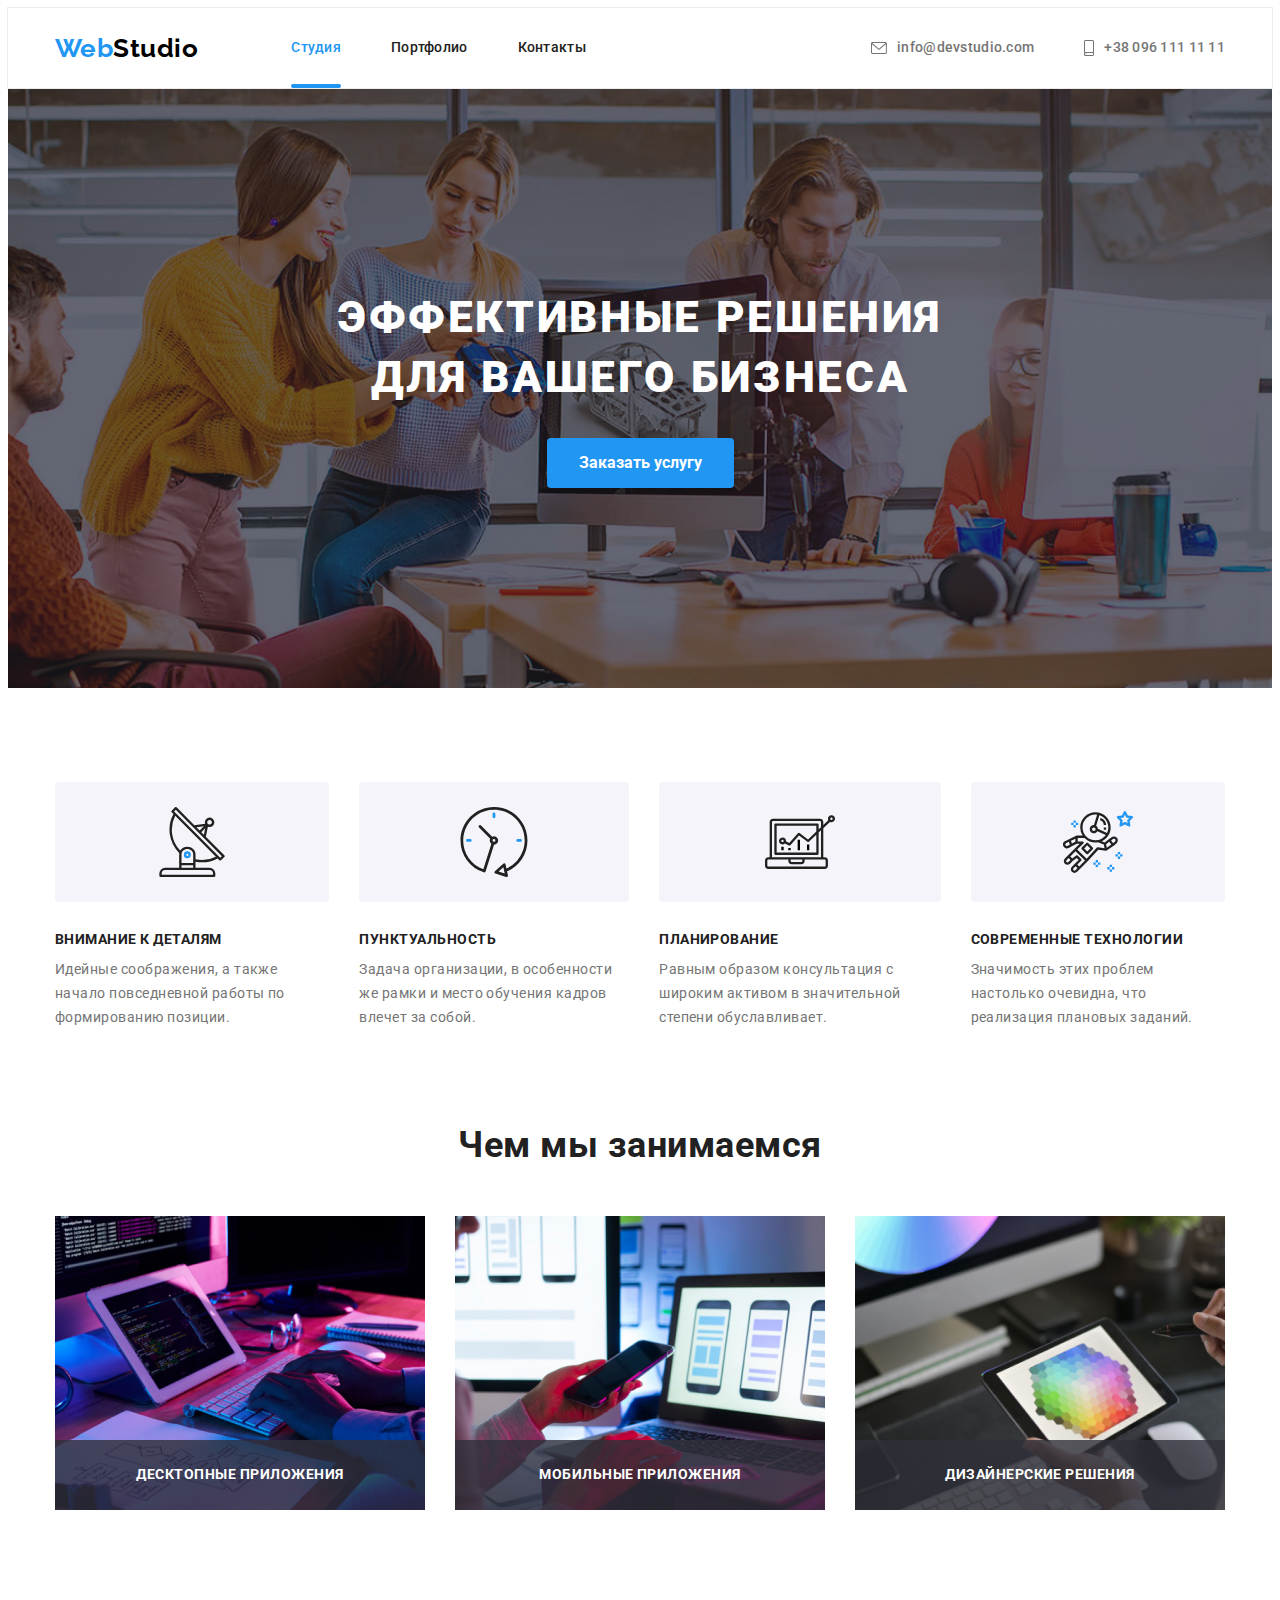
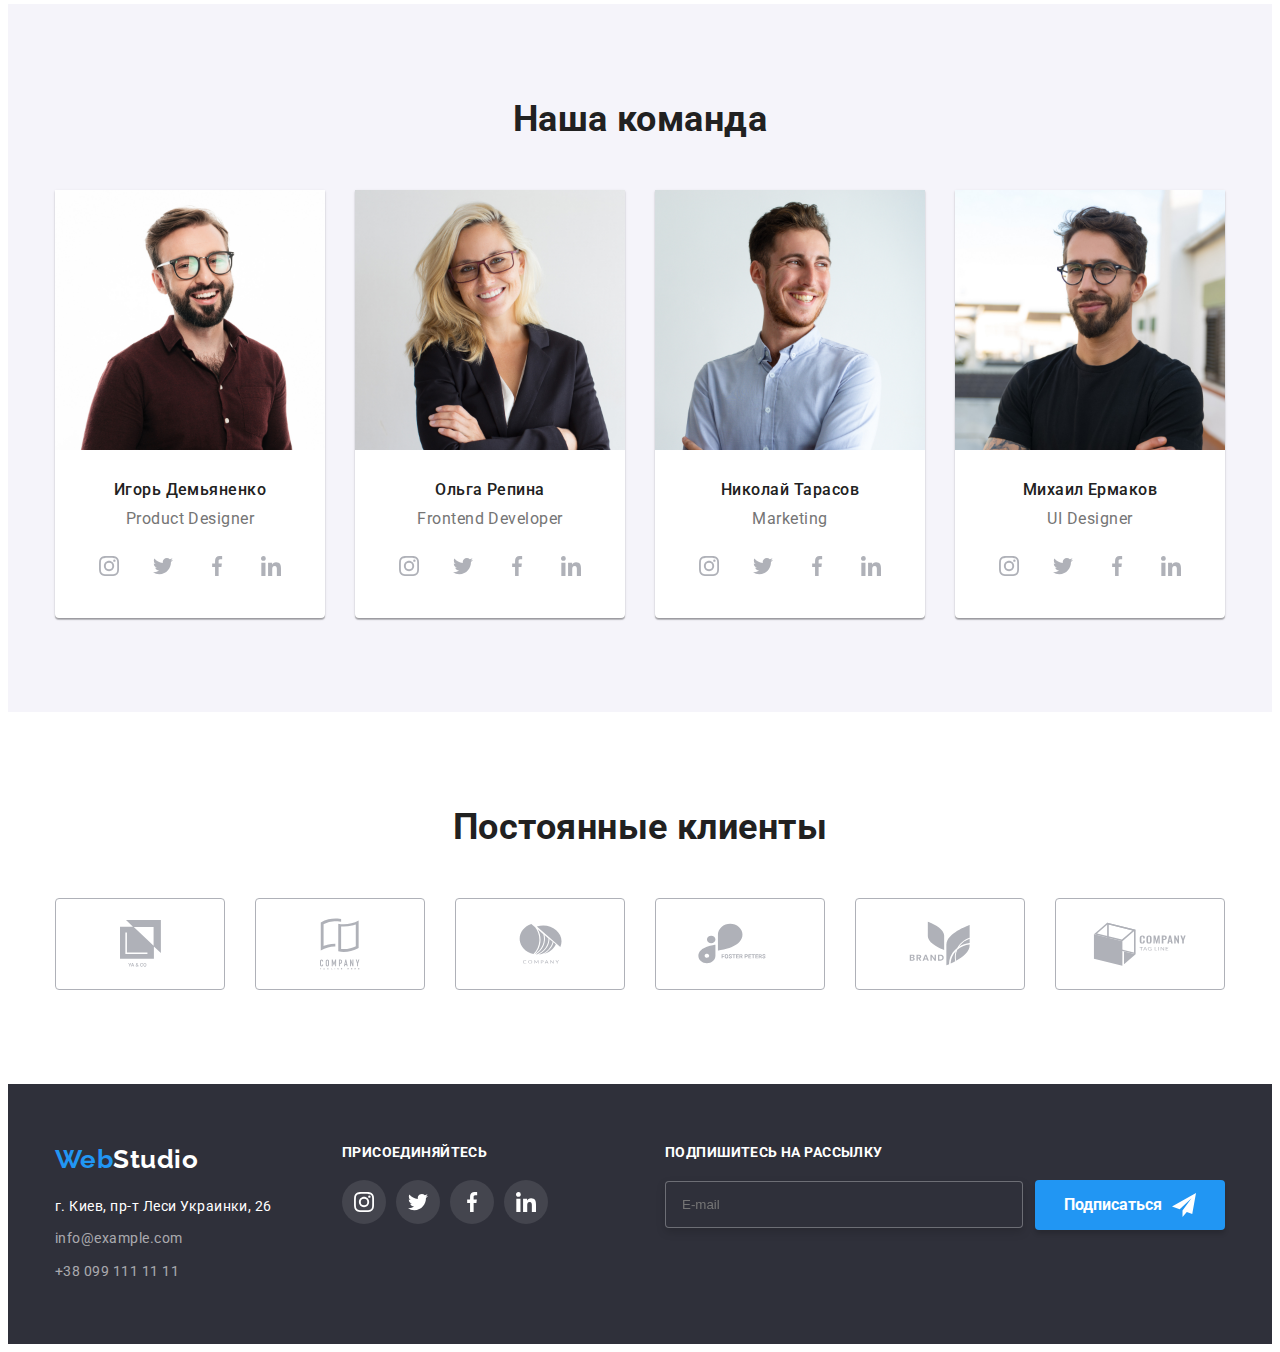
<file: index.html>
<!DOCTYPE html>
<html lang="ru">
<head>
    <meta charset="UTF-8">
    <meta http-equiv="X-UA-Compatible" content="IE=edge">
    <meta name="viewport" content="width=device-width, initial-scale=1.0">
    <title>Document</title>
    <link rel="preconnect" href="https://fonts.googleapis.com">
    <link rel="preconnect" href="https://fonts.gstatic.com" crossorigin>
    <link href="https://fonts.googleapis.com/css2?family=Raleway:wght@700&family=Roboto:wght@400;500;700;900&display=swap"
        rel="stylesheet">
    <link rel="stylesheet" href="https://cdnjs.cloudflare.com/ajax/libs/modern-normalize/1.1.0/modern-normalize.min.css"
        integrity="sha512-wpPYUAdjBVSE4KJnH1VR1HeZfpl1ub8YT/NKx4PuQ5NmX2tKuGu6U/JRp5y+Y8XG2tV+wKQpNHVUX03MfMFn9Q=="
        crossorigin="anonymous" referrerpolicy="no-referrer" />
    <link rel="stylesheet" href="./css/main.min.css">
</head>

<body>
    <header class="header">
        <div class="container main-nav">
            <nav class="nav">
                <a href="./index.html" class="logo">Web<span class="logo--dark">Studio</span></a>
                <ul class="site-nav">
                    <li class="site-nav__item"><a href="" class="site-nav__link site-nav__link--current">Студия</a></li>
                    <li class="site-nav__item"><a href="./portfolio.html" class="site-nav__link">Портфолио</a></li>
                    <li class="site-nav__item"><a href="" class="site-nav__link">Контакты</a></li>
                </ul>
            </nav>
            
            <ul class="contact-nav">
                <li class="contact-nav__item"><a href="mailto:info@devstudio.com" class="contact-nav__link">
                    <svg class="icon contact-nav__icon" width="16" height="12">
                        <use href="./images/icons.svg#icon-envelope"></use>
                    </svg>
                    info@devstudio.com
                    </a></li>
                <li class="contact-nav__item"><a href="tel:+380961111111" class="contact-nav__link">
                    <svg class="icon contact-nav__icon" width="10" height="16">
                        <use href="./images/icons.svg#icon-smartphone"></use>
                    </svg>
                    +38 096 111 11 11
                    </a></li>
            </ul>
        </div>
    </header>

    <main>
        <!-- Шапка сайта -->
            <section class="hero">
                <div class="container">
                    <h1 class="hero__title">Эффективные решения для вашего бизнеса</h1>
                    <button class="btn hero__btn" type="button" data-modal-open>Заказать услугу</button>
                    <div class="backdrop is-hidden" data-modal>
                        <div class="modal">
                            <button class="modal__close-button" data-modal-close>
                                <svg class="icon" width="18" height="18">
                                    <use href="./images/icons.svg#icon-close"></use>
                                </svg>
                            </button>
                            
                            <form class="callback-form" name="callback-form">
                                <p class="callback-form__heading">
                                    <strong>Оставьте свои данные, мы вам перезвоним</strong>
                                </p>
                                <div class="callback-form__field">
                                    <label class="callback-form__label" for="name">Имя</label>
                                    <input class="callback-form__input" type="text" name="user-name" id="name">
                                    <span class="callback-form__icon">
                                        <svg class="icon" width="18" height="18">
                                            <use href="./images/icons.svg#icon-person"></use>
                                        </svg>
                                    </span>
                                </div>

                                <div class="callback-form__field">
                                    <label class="callback-form__label" for="tel">Телефон</label>
                                    <input class="callback-form__input" type="tel" name="tel" id="tel">
                                    <span class="callback-form__icon">
                                        <svg class="form-icon" width="18" height="18">
                                            <use href="./images/icons.svg#icon-phone"></use>
                                        </svg>
                                    </span>
                                </div>

                                <div class="callback-form__field">
                                    <label class="callback-form__label" for="email">Почта</label>
                                    <input class="callback-form__input" type="email" name="email" id="email">
                                    <span class="callback-form__icon">
                                        <svg class="form-icon" width="18" height="18">
                                            <use href="./images/icons.svg#icon-email"></use>
                                        </svg>
                                    </span>
                                    
                                </div>
                                    
                                <div class="callback-form__field--comment"> 
                                    <label class="callback-form__label" for="Comment">Комментарий</label>
                                    <textarea class="callback-form__comment" name="Comment" id="Comment" cols="30" rows="10" placeholder="Введите текст"></textarea>
                                </div>

                                <label class="form-checkbox">
                                    <input class="form-checkbox__input visually-hidden" type="checkbox" name="user-agreement">
                                    <span class="form-checkbox__custom">
                                        <svg class="form-checkbox__icon" width="16" height="15">
                                            <use class="icon--cube" href="./images/icons.svg#icon-cube"></use>
                                            <use class="icon--checks" href="./images/icons.svg#icon-checks"></use>
                                        </svg>
                                    </span>
                                    <span class="form-checkbox__agreement">Соглашаюсь с рассылкой и принимаю <a class="form-checkbox__agreement-link" href="">Условия договора</a> </span>
                                </label>

                                <button class="btn callback-form__btn" type="submit">Отправить</button>
                            </form>
                        </div>
                    </div>
                </div>
            </section>
        
        
        <!--Особенности-->
        <section class="section advantage">
            <div class="container">
                <ul class="features">
                    <li class="features__item">
                        <div class="features__icon">
                            <svg width="70" height="70" >
                                <use href="./images/icons.svg#icon-antenna"></use>
                            </svg>
                        </div>
                        <h3 class="features__title">Внимание к деталям</h3>
                        <p class="features__text">Идейные соображения, а также начало повседневной работы по формированию позиции.
                        </p>
                    </li>
                    <li class="features__item">
                        <div class="features__icon">
                            <svg width="70" height="70">
                                <use href="./images/icons.svg#icon-clock"></use>
                            </svg>
                        </div>
                        <h3 class="features__title">Пунктуальность</h3>
                        <p class="features__text">Задача организации, в особенности же рамки и место обучения кадров влечет за собой.
                        </p>
                    </li>
                    <li class="features__item">
                        <div class="features__icon">
                            <svg width="70" height="70">
                                <use href="./images/icons.svg#icon-diagram"></use>
                            </svg>
                        </div>
                        <h3 class="features__title">Планирование</h3>
                        <p class="features__text">Равным образом консультация с широким активом в значительной степени обуславливает.
                        </p>
                    </li>
                    <li class="features__item">
                        <div class="features__icon">
                            <svg width="70" height="70">
                                <use href="./images/icons.svg#icon-astronaut"></use>
                            </svg>
                        </div>
                        <h3 class="features__title">Современные технологии</h3>
                        <p class="features__text">Значимость этих проблем настолько очевидна, что реализация плановых заданий.</p>
                    </li>
                </ul>
            </div>
            </section>
        

        <!--Чем мы занимаемся-->
            <section class="section">
                <div class="container">
                    <h2 class="section__title">Чем мы занимаемся</h2>
                    <ul class="section__list about">
                        <li class="section__item about__item">
                            <img src="./images/box1.jpg" alt="Компьютер" width="370">
                            <p class="about__description">Десктопные приложения</p>
                        </li>
                        <li class="section__item about__item">
                            <img src="./images/box2.jpg" alt="Компьютер" width="370">
                            <p class="about__description">Мобильные приложения</p>
                        </li>
                        <li class="section__item about__item">
                            <img src="./images/box3.jpg" alt="Компьютер" width="370">
                            <p class="about__description">Дизайнерские решения</p>
                        </li>
                    </ul>
                </div>
            </section>
        

        <!--Наша команда-->
            <section class="section team">
                <div class="container">
                    <h2 class="section__title">Наша команда</h2>
                    <ul class="section__list">
                        <li class="section__item team__item">
                            <img class="team__foto" src="./images/demyanenko.jpg" alt="Игорь Демьяненко" width="270">
                            <div class="team__desc">
                                <h3 class="team__name">Игорь Демьяненко</h3>
                                <p class="team__job">Product Designer</p>
                                <ul class="social-networks">
                                    <li class="social-networks__item">
                                        <a class="social-networks__link link-team" href="http://" aria-label="instagram">
                                            <svg class="icon" width="20" height="20">
                                                <use href="./images/icons.svg#icon-instagram"></use>
                                            </svg>
                                        </a>
                                    </li>
                                    <li class="social-networks__item">
                                        <a class="social-networks__link link-team" href="http://" aria-label="twitter">
                                            <svg class="icon" width="20" height="20">
                                                <use href="./images/icons.svg#icon-twitter"></use>
                                            </svg>
                                        </a>
                                    </li>
                                    <li class="social-networks__item">
                                        <a class="social-networks__link link-team" href="http://" aria-label="facebook">
                                            <svg class="icon" width="20" height="20">
                                                <use href="./images/icons.svg#icon-facebook"></use>
                                            </svg>
                                        </a>
                                    </li>
                                    <li class="social-networks__item">
                                        <a class="social-networks__link link-team" href="http://" aria-label="linkedin">
                                            <svg class="icon" width="20" height="20">
                                                <use href="./images/icons.svg#icon-linkedin"></use>
                                            </svg>
                                        </a>
                                    </li>
                                </ul>
                            </div>
                        </li>
                        <li class="section__item team__item">
                            <img class="team__foto" src="./images/repina.jpg" alt="Ольга Репина" width="270">
                            <div class="team__desc">
                                <h3 class="team__name">Ольга Репина</h3>
                                <p class="team__job">Frontend Developer</p>
                                <ul class="social-networks">
                                    <li class="social-networks__item">
                                        <a class="social-networks__link link-team" href="http://" aria-label="instagram">
                                            <svg class="icon" width="20" height="20">
                                                <use href="./images/icons.svg#icon-instagram"></use>
                                            </svg>
                                        </a>
                                    </li>
                                    <li class="social-networks__item">
                                        <a class="social-networks__link link-team" href="http://" aria-label="twitter">
                                            <svg class="icon" width="20" height="20">
                                                <use href="./images/icons.svg#icon-twitter"></use>
                                            </svg>
                                        </a>
                                    </li>
                                    <li class="social-networks__item">
                                        <a class="social-networks__link link-team" href="http://" aria-label="facebook">
                                            <svg class="icon" width="20" height="20">
                                                <use href="./images/icons.svg#icon-facebook"></use>
                                            </svg>
                                        </a>
                                    </li>
                                    <li class="social-networks__item">
                                        <a class="social-networks__link link-team" href="http://" aria-label="linkedin">
                                            <svg class="icon" width="20" height="20">
                                                <use href="./images/icons.svg#icon-linkedin"></use>
                                            </svg>
                                        </a>
                                    </li>
                                </ul>
                            </div>
                        </li>
                        <li class="section__item team__item">
                            <img class="team__foto" src="./images/tarasov.jpg" alt="Николай Тарасов" width="270">
                            <div class="team__desc">
                                <h3 class="team__name">Николай Тарасов</h3>
                                <p class="team__job">Marketing</p>
                                <ul class="social-networks">
                                    <li class="social-networks__item">
                                        <a class="social-networks__link link-team" href="http://" aria-label="instagram">
                                            <svg class="icon" width="20" height="20">
                                                <use href="./images/icons.svg#icon-instagram"></use>
                                            </svg>
                                        </a>
                                    </li>
                                    <li class="social-networks__item">
                                        <a class="social-networks__link link-team" href="http://" aria-label="twitter">
                                            <svg class="icon" width="20" height="20">
                                                <use href="./images/icons.svg#icon-twitter"></use>
                                            </svg>
                                        </a>
                                    </li>
                                    <li class="social-networks__item">
                                        <a class="social-networks__link link-team" href="http://" aria-label="facebook">
                                            <svg class="icon" width="20" height="20">
                                                <use href="./images/icons.svg#icon-facebook"></use>
                                            </svg>
                                        </a>
                                    </li>
                                    <li class="social-networks__item">
                                        <a class="social-networks__link link-team" href="http://" aria-label="linkedin">
                                            <svg class="icon" width="20" height="20">
                                                <use href="./images/icons.svg#icon-linkedin"></use>
                                            </svg>
                                        </a>
                                    </li>
                                </ul>
                            </div>
                        </li>
                        <li class="section__item team__item">
                            <img class="team__foto" src="./images/ermakov.jpg" alt="Михаил Ермаков" width="270">
                            <div class="team__desc">
                                <h3 class="team__name">Михаил Ермаков</h3>
                                <p class="team__job">UI Designer</p>
                                <ul class="social-networks">
                                    <li class="social-networks__item">
                                        <a class="social-networks__link link-team" href="http://" aria-label="instagram">
                                            <svg class="icon" width="20" height="20">
                                                <use href="./images/icons.svg#icon-instagram"></use>
                                            </svg>
                                        </a>
                                    </li>
                                    <li class="social-networks__item">
                                        <a class="social-networks__link link-team" href="http://" aria-label="twitter">
                                            <svg class="icon" width="20" height="20">
                                                <use href="./images/icons.svg#icon-twitter"></use>
                                            </svg>
                                        </a>
                                    </li>
                                    <li class="social-networks__item">
                                        <a class="social-networks__link link-team" href="http://" aria-label="facebook">
                                            <svg class="icon" width="20" height="20">
                                                <use href="./images/icons.svg#icon-facebook"></use>
                                            </svg>
                                        </a>
                                    </li>
                                    <li class="social-networks__item">
                                        <a class="social-networks__link link-team" href="http://" aria-label="linkedin">
                                            <svg class="icon" width="20" height="20">
                                                <use href="./images/icons.svg#icon-linkedin"></use>
                                            </svg>
                                        </a>
                                    </li>
                                </ul>
                            </div>
                        </li>
                    </ul>
                </div>
            </section>
        

        <!--Клиенты-->
            <section class="section">
                <div class="container">
                    <h2 class="section__title">Постоянные клиенты</h2>
                    <ul class="section__list client">
                        <li class="section__item client__item">
                            <a class="client__link" href="http://" aria-label="client1">
                                <svg class="icon" width="41" height="47">
                                    <use href="./images/icons.svg#icon-client1"></use>
                                </svg>
                            </a>
                        </li>
                        <li class="section__item client__item">
                            <a class="client__link" href="http://" aria-label="client2">
                                <svg class="icon" width="40" height="52">
                                    <use href="./images/icons.svg#icon-client2"></use>
                                </svg>
                            </a>
                        </li>
                        <li class="section__item client__item">
                            <a class="client__link" href="http://" aria-label="client3">
                                <svg class="icon" width="43" height="41">
                                    <use href="./images/icons.svg#icon-client3"></use>
                                </svg>
                            </a>
                        </li>
                        <li class="section__item client__item">
                            <a class="client__link" href="http://" aria-label="client4">
                                <svg class="icon" width="84" height="41">
                                    <use href="./images/icons.svg#icon-client4"></use>
                                </svg>
                            </a>
                        </li>
                        <li class="section__item client__item">
                            <a class="client__link" href="http://" aria-label="client5">
                                <svg class="icon" width="62" height="45">
                                    <use href="./images/icons.svg#icon-client5"></use>
                                </svg>
                            </a>
                        </li>
                        <li class="section__item client__item">
                            <a class="client__link" href="http://" aria-label="client6">
                                <svg class="icon" width="94" height="44">
                                    <use href="./images/icons.svg#icon-client6"></use>
                                </svg>
                            </a>
                        </li>
                    </ul>

                </div>
            </section>

        
    </main>

    <footer class="footer">
        <div class="container footer-container">
            <div class="footer__address">
                <a href="./index.html" class="logo footer__logo">Web<span class="logo--light">Studio</span></a>
                <address>
                    <p class="footer__location">г. Киев, пр-т Леси Украинки, 26</p>
                    <ul class="footer__contact">
                        <li><a href="mailto:info@example.com" class="footer__contact-link">info@example.com</a></li>
                        <li><a href="tel:+380991111111" class="footer__contact-link">+38 099 111 11 11</a></li>
                    </ul>
                </address>
            </div>
            <div>
                <h3 class="footer-join">присоединяйтесь</h3>
                <ul class="social-networks">
                    <li class="social-networks__item">
                        <a class="social-networks__link link-footer" href="http://" aria-label="instagram">
                            <svg class="icon" width="20" height="20">
                                <use href="./images/icons.svg#icon-instagram"></use>
                            </svg>
                        </a>
                    </li>
                    <li class="social-networks__item">
                        <a class="social-networks__link link-footer" href="http://" aria-label="twitter">
                            <svg class="icon" width="20" height="20">
                                <use href="./images/icons.svg#icon-twitter"></use>
                            </svg>
                        </a>
                    </li>
                    <li class="social-networks__item">
                        <a class="social-networks__link link-footer" href="http://" aria-label="facebook">
                            <svg class="icon" width="20" height="20">
                                <use href="./images/icons.svg#icon-facebook"></use>
                            </svg>
                        </a>
                    </li>
                    <li class="social-networks__item">
                        <a class="social-networks__link link-footer" href="http://" aria-label="linkedin">
                            <svg class="icon" width="20" height="20">
                                <use href="./images/icons.svg#icon-linkedin"></use>
                            </svg>
                        </a>
                    </li>
                </ul>
            </div>
            <div class="footer-sub">
                <h3 class="footer-sub__header">Подпишитесь на рассылку</h3>
                <form class="footer-form">
                    <input class="footer-form__email" type="email" name="email" placeholder="E-mail">
                    <button class="btn footer-form__button" type="submit">Подписаться
                        <svg class="footer-form__icon" width="24" height="24">
                            <use href="./images/icons.svg#icon-send"></use>
                        </svg>
                    </button>
                </form>
            </div>
            
        </div>
    </footer>

    <script src="./js/modal.js"></script>
</body>
</html>
</file>
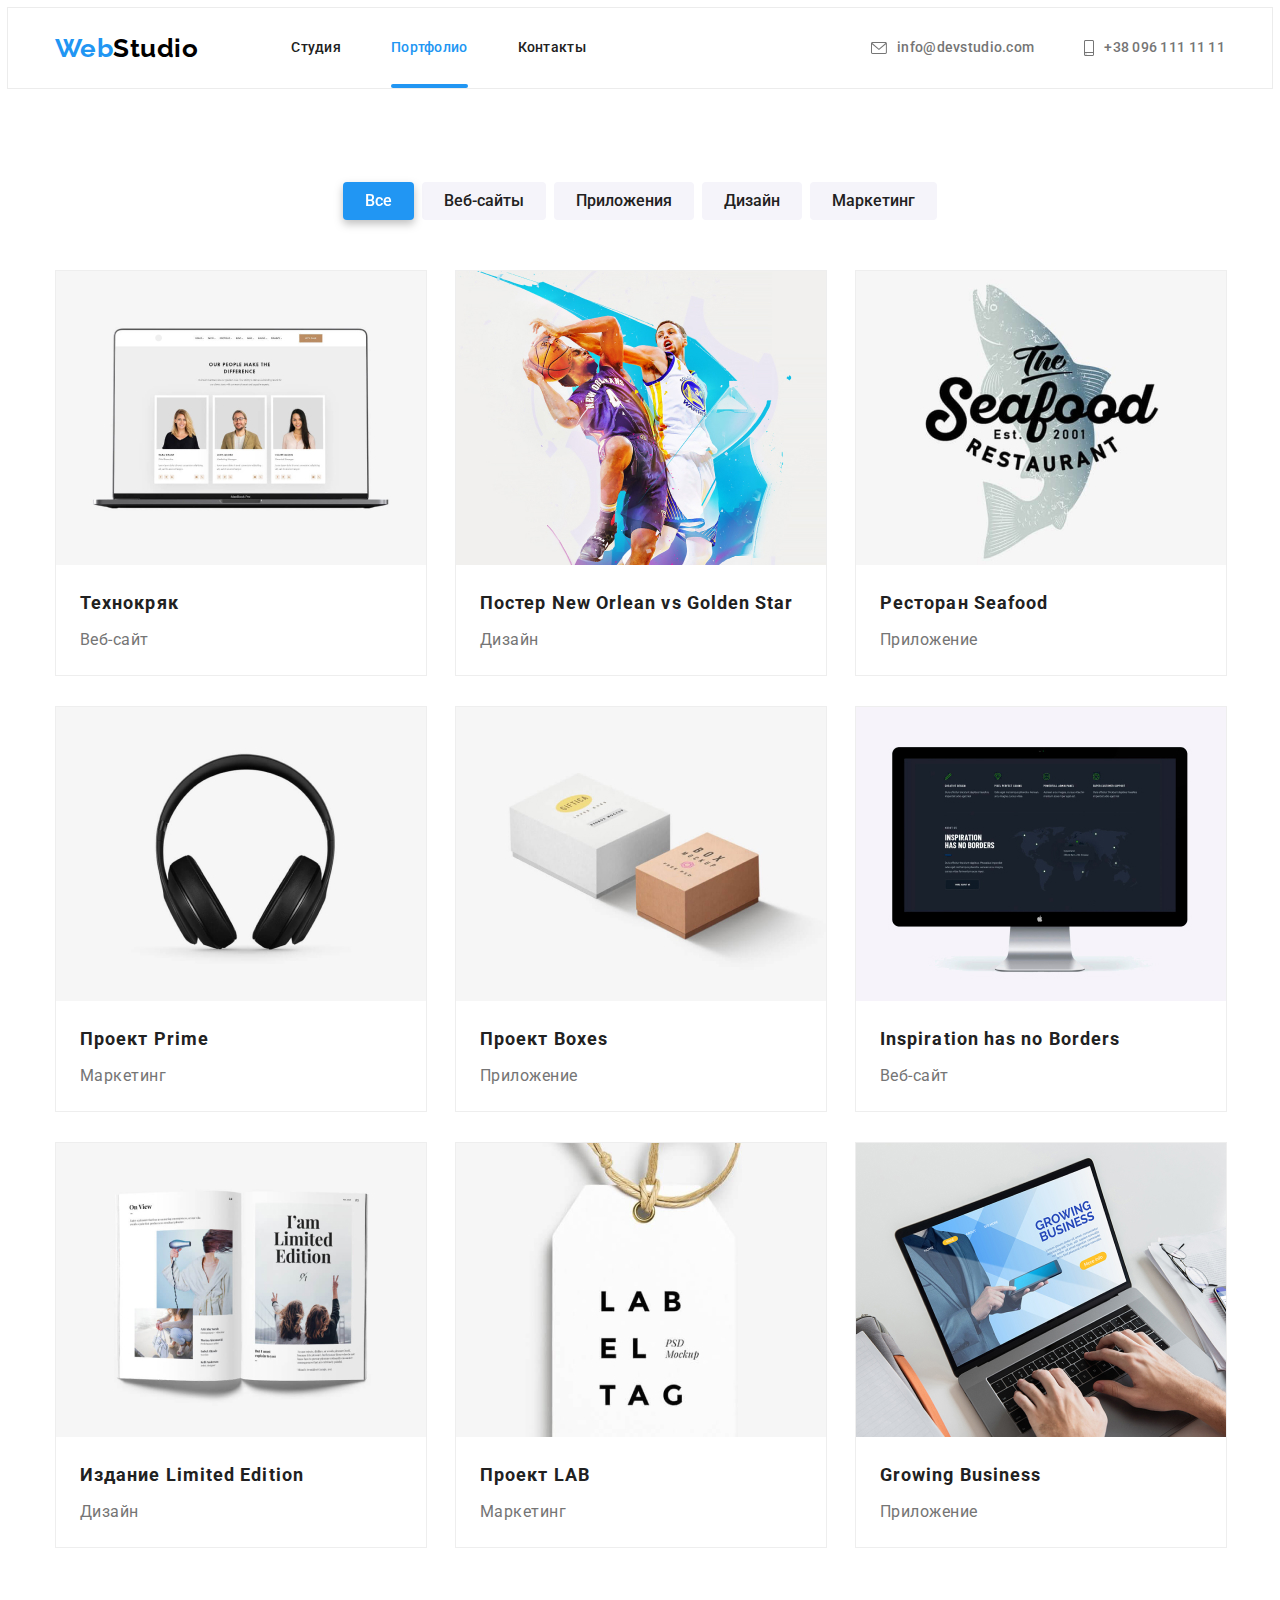
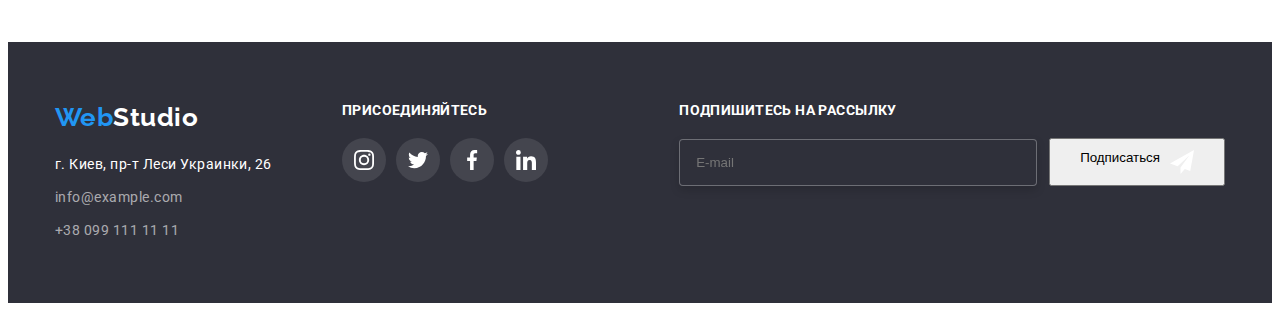
<file: portfolio.html>
<!DOCTYPE html>
<html lang="ru">

<head>
    <meta charset="UTF-8">
    <meta http-equiv="X-UA-Compatible" content="IE=edge">
    <meta name="viewport" content="width=device-width, initial-scale=1.0">
    <title>Document</title>
    <link rel="preconnect" href="https://fonts.googleapis.com">
    <link rel="preconnect" href="https://fonts.gstatic.com" crossorigin>
    <link href="https://fonts.googleapis.com/css2?family=Raleway:wght@700&family=Roboto:wght@400;500;700;900&display=swap"
        rel="stylesheet">
    <link rel="stylesheet" href="https://cdnjs.cloudflare.com/ajax/libs/modern-normalize/1.1.0/modern-normalize.min.css"
        integrity="sha512-wpPYUAdjBVSE4KJnH1VR1HeZfpl1ub8YT/NKx4PuQ5NmX2tKuGu6U/JRp5y+Y8XG2tV+wKQpNHVUX03MfMFn9Q=="
        crossorigin="anonymous" referrerpolicy="no-referrer" />
    <link rel="stylesheet" href="./css/main.min.css">
</head>

<body>
    <header class="header">
        <div class="container main-nav">
            <nav class="nav">
                <a href="./index.html" class="logo">Web<span class="logo--dark">Studio</span></a>
                <ul class="site-nav">
                    <li class="site-nav__item"><a href="./index.html" class="site-nav__link">Студия</a></li>
                    <li class="site-nav__item"><a href="./portfolio.html" class="site-nav__link site-nav__link--current">Портфолио</a></li>
                    <li class="site-nav__item"><a href="" class="site-nav__link">Контакты</a></li>
                </ul>
            </nav>
            
            <ul class="contact-nav">
                <li class="contact-nav__item"><a href="mailto:info@devstudio.com" class="contact-nav__link">
                        <svg class="icon contact-nav__icon" width="16" height="12">
                            <use href="./images/icons.svg#icon-envelope"></use>
                        </svg>
                        info@devstudio.com
                    </a></li>
                <li class="contact-nav__item"><a href="tel:+380961111111" class="contact-nav__link">
                        <svg class="icon contact-nav__icon" width="10" height="16">
                            <use href="./images/icons.svg#icon-smartphone"></use>
                        </svg>
                        +38 096 111 11 11
                    </a></li>
            </ul>
        </div>  
    </header>

    <main>
            <section class="section">
                <div class="container portfolio">
                    <ul class="filter">
                        <li class="filter__item">
                            <button class="filter__btn filter__btn--current" type="button">Все</button>
                        </li>
                        <li class="filter__item">
                            <button class="filter__btn" type="button">Веб-сайты</button>
                        </li>
                        <li class="filter__item">
                            <button class="filter__btn" type="button">Приложения</button>
                        </li>
                        <li class="filter__item">
                            <button class="filter__btn" type="button">Дизайн</button>
                        </li>
                        <li class="filter__item">
                            <button class="filter__btn" type="button">Маркетинг</button>
                        </li>
                    </ul>
                
                    <ul class="work-examples">
                        <li class="item">
                            <a class="example-item" href="">
                                <div class="example-img-overlay">
                                    <img class="example-img" src="./images/Portfolio/technocrack.jpg" alt="Пример сайта" width="370">
                                    <div class="example-overlay">
                                        <p class="example-desc">Ресурс предлагает комплексные предложения с разным уровнем функционала и сервисов. Все
                                            это позволит посетителю получить
                                            исчерпывающие сведения <br> о компании или частном лице.</p>
                                    </div>
                                </div>
                                
                                <div class="examples-name">
                                    <h2 class="examples-title">Технокряк</h2>
                                    <p class="examples-text">Веб-сайт</p>
                                </div>
                            </a>
                        </li>
                        <li class="item">
                            <a class="example-item" href="">
                                <div class="example-img-overlay">
                                    <img class="example-img" src="./images/Portfolio/new-orleans-vs-golden-star.jpg" alt="Постер с баскетболистами" width="370">
                                    <div class="example-overlay">
                                        <p class="example-desc">Ресурс предлагает комплексные предложения с разным уровнем функционала и сервисов. Все
                                            это позволит посетителю получить
                                            исчерпывающие сведения <br> о компании или частном лице.</p>
                                    </div>
                                </div>
                                <div class="examples-name">
                                    <h2 class="examples-title">Постер <span lang="en">New Orlean vs Golden Star</span></h2>
                                    <p class="examples-text">Дизайн</p>
                                </div>
                            </a>
                        </li>
                        <li class="item">
                            <a class="example-item" href="">
                                <div class="example-img-overlay">
                                    <img class="example-img" src="./images/Portfolio/restaurant-seafood.jpg" alt="Рыбный ресторан (лого)" width="370">
                                    <div class="example-overlay">
                                        <p class="example-desc">Ресурс предлагает комплексные предложения с разным уровнем функционала и сервисов. Все
                                            это позволит посетителю получить
                                            исчерпывающие сведения <br> о компании или частном лице.</p>
                                    </div>
                                </div>
                                <div class="examples-name">
                                    <h2 class="examples-title">Ресторан <span lang="en">Seafood</span></h2>
                                    <p class="examples-text">Приложение</p>
                                </div>
                            </a>
                        </li>
                        <li class="item">
                            <a class="example-item" href="">
                                <div class="example-img-overlay">
                                    <img class="example-img" src="./images/Portfolio/project-prime.jpg" alt="Наушники" width="370">
                                    <div class="example-overlay">
                                        <p class="example-desc">Ресурс предлагает комплексные предложения с разным уровнем функционала и сервисов. Все
                                            это позволит посетителю получить
                                            исчерпывающие сведения <br> о компании или частном лице.</p>
                                    </div>
                                </div>
                                <div class="examples-name">
                                    <h2 class="examples-title">Проект <span lang="en">Prime</span></h2>
                                    <p class="examples-text">Маркетинг</p>
                                </div>  
                            </a>
                        </li>
                        <li class="item">
                            <a class="example-item" href="">
                                <div class="example-img-overlay">
                                    <img class="example-img" src="./images/Portfolio/boxes-project.jpg" alt="Коробки" width="370">
                                    <div class="example-overlay">
                                        <p class="example-desc">Ресурс предлагает комплексные предложения с разным уровнем функционала и сервисов. Все
                                            это позволит посетителю получить
                                            исчерпывающие сведения <br> о компании или частном лице.</p>
                                    </div>
                                </div>
                                <div class="examples-name">
                                    <h2 class="examples-title">Проект <span lang="en">Boxes</span></h2>
                                    <p class="examples-text">Приложение</p>
                                </div>
                                
                            </a>
                        </li>
                        <li class="item">
                            <a class="example-item" href="">
                                <div class="example-img-overlay">
                                    <img class="example-img" src="./images/Portfolio/inspiration-has-no-borders.jpg" alt="Монитор" width="370">
                                    <div class="example-overlay">
                                        <p class="example-desc">Ресурс предлагает комплексные предложения с разным уровнем функционала и сервисов. Все
                                            это позволит посетителю получить
                                            исчерпывающие сведения <br> о компании или частном лице.</p>
                                    </div>
                                </div>
                                <div class="examples-name">
                                    <h2 class="examples-title"><span lang="en">Inspiration has no Borders</span></h2>
                                    <p class="examples-text">Веб-сайт</p>
                                </div>
                                
                            </a>
                        </li>
                        <li class="item">
                            <a class="example-item" href="">
                                <div class="example-img-overlay">
                                    <img class="example-img" src="./images/Portfolio/limited-edition.jpg" alt="Журнал" width="370">
                                    <div class="example-overlay">
                                        <p class="example-desc">Ресурс предлагает комплексные предложения с разным уровнем функционала и сервисов. Все
                                            это позволит посетителю получить
                                            исчерпывающие сведения <br> о компании или частном лице.</p>
                                    </div>
                                </div>
                                <div class="examples-name">
                                    <h2 class="examples-title">Издание <span lang="en">Limited Edition</span></h2>
                                    <p class="examples-text">Дизайн</p>
                                </div>
                                
                            </a>
                        </li>
                        <li class="item">
                            <a class="example-item" href="">
                                <div class="example-img-overlay">
                                    <img class="example-img" src="./images/Portfolio/lab-project.jpg" alt="Лейбл" width="370">
                                    <div class="example-overlay">
                                        <p class="example-desc">Ресурс предлагает комплексные предложения с разным уровнем функционала и сервисов. Все
                                            это позволит посетителю получить
                                            исчерпывающие сведения <br> о компании или частном лице.</p>
                                    </div>
                                </div>
                                <div class="examples-name">
                                    <h2 class="examples-title">Проект <span lang="en">LAB</span></h2>
                                    <p class="examples-text">Маркетинг</p>
                                </div>
                                
                            </a>
                        </li>
                        <li class="item">
                            <a class="example-item" href="">
                                <div class="example-img-overlay">
                                    <img class="example-img" src="./images/Portfolio/growing-business.jpg" alt="Ноутбук" width="370">
                                    <div class="example-overlay">
                                        <p class="example-desc">Ресурс предлагает комплексные предложения с разным уровнем функционала и сервисов. Все
                                            это позволит посетителю получить
                                            исчерпывающие сведения <br> о компании или частном лице.</p>
                                    </div>
                                </div>
                                <div class="examples-name">
                                    <h2 class="examples-title"><span lang="en">Growing Business</span></h2>
                                    <p class="examples-text">Приложение</p>
                                </div>
                                
                            </a>
                        </li>
                    </ul>
                </div>
            </section> 
        
     
    </main>

    <footer class="footer">
        <div class="container footer-container">
            <div class="footer__address">
                <a href="./index.html" class="logo footer__logo">Web<span class="logo--light">Studio</span></a>
                <address class="address">
                    <p class="footer__location">г. Киев, пр-т Леси Украинки, 26</p>
                    <ul class="footer__contact">
                        <li><a href="mailto:info@example.com" class="footer__contact-link">info@example.com</a></li>
                        <li><a href="tel:+380991111111" class="footer__contact-link">+38 099 111 11 11</a></li>
                    </ul>
                </address>
            </div>
            <div>
                <h3 class="footer-join">присоединяйтесь</h3>
                <ul class="social-networks">
                    <li class="social-networks__item">
                        <a class="social-networks__link link-footer" href="http://" aria-label="instagram">
                            <svg class="icon" width="20" height="20">
                                <use href="./images/icons.svg#icon-instagram"></use>
                            </svg>
                        </a>
                    </li>
                    <li class="social-networks__item">
                        <a class="social-networks__link link-footer" href="http://" aria-label="twitter">
                            <svg class="icon" width="20" height="20">
                                <use href="./images/icons.svg#icon-twitter"></use>
                            </svg>
                        </a>
                    </li>
                    <li class="social-networks__item">
                        <a class="social-networks__link link-footer" href="http://" aria-label="facebook">
                            <svg class="icon" width="20" height="20">
                                <use href="./images/icons.svg#icon-facebook"></use>
                            </svg>
                        </a>
                    </li>
                    <li class="social-networks__item">
                        <a class="social-networks__link link-footer" href="http://" aria-label="linkedin">
                            <svg class="icon" width="20" height="20">
                                <use href="./images/icons.svg#icon-linkedin"></use>
                            </svg>
                        </a>
                    </li>
                </ul>
            </div>
            <div class="footer-sub">
                <h3 class="footer-sub__header">Подпишитесь на рассылку</h3>
                <form class="footer-form">
                    <input class="footer-form__email" type="email" name="email" placeholder="E-mail">
                    <button class="footer-form__button" type="submit">Подписаться
                        <svg class="footer-form__icon" width="24" height="24">
                            <use href="./images/icons.svg#icon-send"></use>
                        </svg>
                    </button>
                </form>
            </div>
        
        </div>
    </footer>

</body>

</html>
</file>
<file: css/main.min.css>
:root{--primery-text-color: #212121;--secondary-color: #757575;--accent-color: #2196F3;--primery-button-color: #188CE8;--white-color: #ffffff;--black-color: #000000;--background-darkgray-color: #2F303A;--background-lightgray-color: #F5F4FA;--transparency-white-color: rgba(255, 255, 255, 0.6);--line-header: #ECECEC;--icon-grey-color: #AFB1B8}.visually-hidden{position:absolute;white-space:nowrap;width:1px;height:1px;overflow:hidden;border:0;padding:0;clip:rect(0 0 0 0);-webkit-clip-path:inset(50%);clip-path:inset(50%);margin:-1px}h1,h2,h3,h4,p{margin:0}a{text-decoration:none}ul{margin:0;padding:0;list-style:none}img{display:block}html{-webkit-box-sizing:border-box;box-sizing:border-box}*,*::before,*::after{-webkit-box-sizing:inherit;box-sizing:inherit}body{background:var(--white-color);color:var(--primery-text-color);font-family:Roboto,sans-serif;letter-spacing:.03em}.icon{fill:currentColor}.section{padding-top:94px;padding-bottom:94px}.section.advantage{padding-bottom:0}.section__title{margin-bottom:50px;color:var(--primery-text-color);font-weight:700;font-size:36px;line-height:42px;text-align:center}.section__list{display:-webkit-box;display:-ms-flexbox;display:flex}.section__item:not(:last-child){margin-right:30px}.container{width:1200px;padding-left:15px;padding-right:15px;margin:0 auto}.logo{display:block;color:var(--accent-color);font-family:Raleway,sans-serif;font-weight:700;font-size:26px;line-height:1.19}.logo--light{color:var(--white-color)}.logo--dark{color:var(--black-color)}.footer__logo{margin-bottom:20px}.btn{-webkit-box-align:center;-ms-flex-align:center;align-items:center;text-align:center;font-family:inherit;font-weight:700;font-size:16px;line-height:1.88;color:var(--white-color);background-color:var(--accent-color);border:none;border-radius:4px;-webkit-box-shadow:0px 4px 4px rgba(0,0,0,.15);box-shadow:0px 4px 4px rgba(0,0,0,.15);cursor:pointer;-webkit-transition:background-color 250ms cubic-bezier(0.4, 0, 0.2, 1);transition:background-color 250ms cubic-bezier(0.4, 0, 0.2, 1)}.btn:hover,.btn:focus{background-color:var(--primery-button-color)}.hero__btn{padding:10px 32px;margin-top:30px}.callback-form__btn{padding:10px 56px}.filter{display:-webkit-box;display:-ms-flexbox;display:flex;margin-bottom:50px;-webkit-box-pack:center;-ms-flex-pack:center;justify-content:center}.filter__item:not(:last-child){margin-right:8px}.filter__btn{border-radius:4px;padding:6px 22px;background-color:var(--background-lightgray-color);color:var(--primery-text-color);font-family:inherit;border:none;cursor:pointer;font-weight:500;font-size:16px;line-height:1.62;text-align:center;-webkit-transition:color 250ms cubic-bezier(0.4, 0, 0.2, 1),background-color 250ms cubic-bezier(0.4, 0, 0.2, 1),-webkit-filter 250ms cubic-bezier(0.4, 0, 0.2, 1);transition:color 250ms cubic-bezier(0.4, 0, 0.2, 1),background-color 250ms cubic-bezier(0.4, 0, 0.2, 1),-webkit-filter 250ms cubic-bezier(0.4, 0, 0.2, 1);transition:color 250ms cubic-bezier(0.4, 0, 0.2, 1),background-color 250ms cubic-bezier(0.4, 0, 0.2, 1),filter 250ms cubic-bezier(0.4, 0, 0.2, 1);transition:color 250ms cubic-bezier(0.4, 0, 0.2, 1),background-color 250ms cubic-bezier(0.4, 0, 0.2, 1),filter 250ms cubic-bezier(0.4, 0, 0.2, 1),-webkit-filter 250ms cubic-bezier(0.4, 0, 0.2, 1)}.filter__btn:hover,.filter__btn:focus{color:var(--white-color);background-color:var(--accent-color);-webkit-filter:drop-shadow(0px 4px 4px rgba(0, 0, 0, 0.25));filter:drop-shadow(0px 4px 4px rgba(0, 0, 0, 0.25))}.filter__btn--current{background-color:var(--accent-color);color:var(--white-color);-webkit-filter:drop-shadow(0px 4px 4px rgba(0, 0, 0, 0.25));filter:drop-shadow(0px 4px 4px rgba(0, 0, 0, 0.25))}.modal{position:absolute;top:50%;left:50%;-webkit-transform:translate(-50%, -50%);transform:translate(-50%, -50%);min-width:528px;min-height:581px;background:var(--white-color);-webkit-box-shadow:0px 1px 3px rgba(0,0,0,.12),0px 1px 1px rgba(0,0,0,.14),0px 2px 1px rgba(0,0,0,.2);box-shadow:0px 1px 3px rgba(0,0,0,.12),0px 1px 1px rgba(0,0,0,.14),0px 2px 1px rgba(0,0,0,.2);border-radius:4px}.modal__close-button{position:absolute;top:8px;right:8px;width:30px;height:30px;padding:0;display:-webkit-box;display:-ms-flexbox;display:flex;-webkit-box-pack:center;-ms-flex-pack:center;justify-content:center;-webkit-box-align:center;-ms-flex-align:center;align-items:center;background:var(--white-color);color:#000;border:1px solid rgba(0,0,0,.1);border-radius:50%;cursor:pointer}.modal__close-button:hover,.modal__close-button:focus{color:var(--accent-color)}.callback-form{padding:40px;width:528px}.callback-form__heading{margin-top:0;margin-bottom:12px;font-weight:700;font-size:20px;line-height:1.15;text-align:center;letter-spacing:.03em;color:var(--primery-text-color)}.callback-form__field{margin-bottom:10px;text-align:left;position:relative}.callback-form__field--comment{text-align:left;margin-bottom:20px}.callback-form__label{font-size:12px;line-height:1.67;letter-spacing:.01em;color:var(--secondary-color)}.callback-form__input{padding-left:42px;width:100%;height:40px;border:1px solid rgba(33,33,33,.2);border-radius:4px;outline:rgba(0,0,0,0);-webkit-transition:border 250ms cubic-bezier(0.4, 0, 0.2, 1);transition:border 250ms cubic-bezier(0.4, 0, 0.2, 1)}.callback-form__input:focus{border:1px solid var(--accent-color)}.callback-form__input:focus+.callback-form__icon{color:var(--accent-color)}.callback-form__icon{position:absolute;left:12px;bottom:11px;display:-webkit-box;display:-ms-flexbox;display:flex;-webkit-box-align:center;-ms-flex-align:center;align-items:center;-webkit-box-pack:center;-ms-flex-pack:center;justify-content:center;color:var(--primery-text-color);-webkit-transition:color 250ms cubic-bezier(0.4, 0, 0.2, 1);transition:color 250ms cubic-bezier(0.4, 0, 0.2, 1)}.callback-form__comment{width:100%;height:120px;resize:none;padding:12px 16px;border:1px solid rgba(33,33,33,.2);border-radius:4px;outline:rgba(0,0,0,0);-webkit-transition:border 250ms cubic-bezier(0.4, 0, 0.2, 1);transition:border 250ms cubic-bezier(0.4, 0, 0.2, 1)}.callback-form__comment:focus{border:1px solid var(--accent-color)}.callback-form__comment::-webkit-input-placeholder{font-size:12px;line-height:1.67;letter-spacing:.01em;color:rgba(117,117,117,.5)}.callback-form__comment::-moz-placeholder{font-size:12px;line-height:1.67;letter-spacing:.01em;color:rgba(117,117,117,.5)}.callback-form__comment:-ms-input-placeholder{font-size:12px;line-height:1.67;letter-spacing:.01em;color:rgba(117,117,117,.5)}.callback-form__comment::-ms-input-placeholder{font-size:12px;line-height:1.67;letter-spacing:.01em;color:rgba(117,117,117,.5)}.callback-form__comment::placeholder{font-size:12px;line-height:1.67;letter-spacing:.01em;color:rgba(117,117,117,.5)}.form-checkbox{display:-webkit-box;display:-ms-flexbox;display:flex;-webkit-box-align:center;-ms-flex-align:center;align-items:center;-webkit-box-pack:center;-ms-flex-pack:center;justify-content:center;margin-bottom:30px}.form-checkbox__agreement{font-size:14px;line-height:1.71;letter-spacing:.03em;color:var(--secondary-color);-webkit-user-select:none;-moz-user-select:none;-ms-user-select:none;user-select:none}.form-checkbox__agreement-link{color:var(--accent-color);-webkit-text-decoration-line:underline;text-decoration-line:underline}.form-checkbox__icon{margin-right:7px}.icon--cube{fill:currentColor;opacity:1;-webkit-transition:250ms cubic-bezier(0.4, 0, 0.2, 1);transition:250ms cubic-bezier(0.4, 0, 0.2, 1)}.icon--checks{fill:currentColor;opacity:0;-webkit-transition:250ms cubic-bezier(0.4, 0, 0.2, 1);transition:250ms cubic-bezier(0.4, 0, 0.2, 1)}.form-checkbox__input:checked+.form-checkbox__custom .icon--cube{opacity:0}.form-checkbox__input:checked+.form-checkbox__custom .icon--checks{opacity:1}.form-checkbox__input:focus+.form-checkbox__custom .form-checkbox__icon{-webkit-box-shadow:0px 4px 4px rgba(0,0,0,.15);box-shadow:0px 4px 4px rgba(0,0,0,.15)}.social-networks{display:-webkit-box;display:-ms-flexbox;display:flex;-webkit-box-pack:center;-ms-flex-pack:center;justify-content:center}.social-networks__item{width:44px;height:44px}.social-networks__item:not(:last-child){margin-right:10px}.social-networks__link{display:-webkit-box;display:-ms-flexbox;display:flex;-webkit-box-align:center;-ms-flex-align:center;align-items:center;-webkit-box-pack:center;-ms-flex-pack:center;justify-content:center;height:100%}.header{outline:1px solid var(--line-header)}.main-nav{display:-webkit-box;display:-ms-flexbox;display:flex;-webkit-box-align:center;-ms-flex-align:center;align-items:center}.nav{display:-webkit-box;display:-ms-flexbox;display:flex;-webkit-box-align:center;-ms-flex-align:center;align-items:center}.site-nav{display:-webkit-box;display:-ms-flexbox;display:flex;margin-left:93px}.site-nav__item:not(:last-child){margin-right:50px}.site-nav__link{display:block;padding-top:32px;padding-bottom:32px;color:var(--primery-text-color);font-family:"Roboto";font-weight:500;font-size:14px;line-height:1.14;letter-spacing:.02em;-webkit-transition:color 250ms cubic-bezier(0.4, 0, 0.2, 1);transition:color 250ms cubic-bezier(0.4, 0, 0.2, 1)}.site-nav__link--current{position:relative;color:var(--accent-color)}.site-nav__link--current::after{content:"";position:absolute;bottom:0;left:0;width:100%;height:4px;display:inline-block;margin-right:10px;background-color:var(--accent-color);border-radius:2px}.site-nav__link:hover,.site-nav__link:focus{color:var(--accent-color)}.contact-nav{display:-webkit-box;display:-ms-flexbox;display:flex;margin-left:auto}.contact-nav__item:not(:last-child){margin-right:50px}.contact-nav__link{display:-webkit-box;display:-ms-flexbox;display:flex;-webkit-box-align:center;-ms-flex-align:center;align-items:center;padding-top:32px;padding-bottom:32px;color:var(--secondary-color);font-weight:500;font-size:14px;line-height:1.14;letter-spacing:.02em;-webkit-transition:color 250ms cubic-bezier(0.4, 0, 0.2, 1);transition:color 250ms cubic-bezier(0.4, 0, 0.2, 1)}.contact-nav__link:hover,.contact-nav__link:focus{color:var(--accent-color)}.contact-nav__icon{margin-right:10px}.hero{max-width:1600px;margin-right:auto;margin-left:auto;text-align:center;padding-top:200px;padding-bottom:200px;background-color:var(--background-darkgray-color);background-image:-webkit-gradient(linear, left top, right top, from(rgba(47, 48, 58, 0.4)), to(rgba(47, 48, 58, 0.4))),url(../images/bg.jpg);background-image:linear-gradient(to right, rgba(47, 48, 58, 0.4), rgba(47, 48, 58, 0.4)),url(../images/bg.jpg);background-repeat:no-repeat;background-position:center;background-size:cover}.hero__title{margin:0 auto;width:696px;color:var(--white-color);font-weight:900;font-size:44px;line-height:1.36;letter-spacing:.06em;text-transform:uppercase}.backdrop{position:fixed;top:0;left:0;width:100%;height:100%;background-color:rgba(0,0,0,.2);-webkit-transition:opacity 250ms cubic-bezier(0.4, 0, 0.2, 1),visibility 250ms cubic-bezier(0.4, 0, 0.2, 1);transition:opacity 250ms cubic-bezier(0.4, 0, 0.2, 1),visibility 250ms cubic-bezier(0.4, 0, 0.2, 1)}.backdrop.is-hidden{opacity:0;pointer-events:none;visibility:hidden}.features{display:-webkit-box;display:-ms-flexbox;display:flex}.features__item:not(:last-child){margin-right:30px}.features__icon{display:-webkit-box;display:-ms-flexbox;display:flex;height:120px;margin-bottom:30px;-webkit-box-align:center;-ms-flex-align:center;align-items:center;-webkit-box-pack:center;-ms-flex-pack:center;justify-content:center;border-radius:4px;background-color:var(--background-lightgray-color)}.features__title{margin-bottom:10px;color:var(--primery-text-color);font-weight:700;font-size:14px;line-height:1.14;text-transform:uppercase}.features__text{color:var(--secondary-color);font-size:14px;line-height:1.71}.about__item{position:relative}.about__description{position:absolute;bottom:0;width:100%;height:70px;padding-top:27px;padding-bottom:27px;font-weight:700;font-size:14px;line-height:1.14;text-align:center;text-transform:uppercase;color:var(--white-color);background-color:rgba(47,48,58,.8)}.team{background-color:var(--background-lightgray-color)}.team__item{background-color:var(--white-color);-webkit-box-shadow:0px 1px 3px rgba(0,0,0,.12),0px 1px 1px rgba(0,0,0,.14),0px 2px 1px rgba(0,0,0,.2);box-shadow:0px 1px 3px rgba(0,0,0,.12),0px 1px 1px rgba(0,0,0,.14),0px 2px 1px rgba(0,0,0,.2);border-radius:0px 0px 4px 4px}.team__desc{padding:30px 0}.team__name{margin-bottom:10px;color:var(--primery-text-color);font-weight:500;font-size:16px;line-height:1.19;text-align:center}.team__job{margin-bottom:16px;color:var(--secondary-color);font-size:16px;line-height:1.19;text-align:center}.link-team{color:var(--icon-grey-color);background-color:var(--white-color);border-radius:50%;-webkit-transition:color 250ms cubic-bezier(0.4, 0, 0.2, 1),background-color 250ms cubic-bezier(0.4, 0, 0.2, 1);transition:color 250ms cubic-bezier(0.4, 0, 0.2, 1),background-color 250ms cubic-bezier(0.4, 0, 0.2, 1)}.link-team:hover,.link-team:focus{background-color:var(--accent-color);color:var(--white-color)}.client__item{width:170px;height:92px}.client__link{display:-webkit-box;display:-ms-flexbox;display:flex;height:100%;-webkit-box-align:center;-ms-flex-align:center;align-items:center;-webkit-box-pack:center;-ms-flex-pack:center;justify-content:center;color:var(--icon-grey-color);border:1px solid var(--icon-grey-color);border-radius:4px;-webkit-transition:color 250ms cubic-bezier(0.4, 0, 0.2, 1),border 250ms cubic-bezier(0.4, 0, 0.2, 1);transition:color 250ms cubic-bezier(0.4, 0, 0.2, 1),border 250ms cubic-bezier(0.4, 0, 0.2, 1)}.client__link:hover,.client__link:focus{color:var(--accent-color);border:1px solid var(--accent-color)}.work-examples{display:-webkit-box;display:-ms-flexbox;display:flex;-ms-flex-wrap:wrap;flex-wrap:wrap}.work-examples .item{width:370px;margin-right:30px;margin-bottom:30px}.work-examples .item:nth-child(3n){margin-right:0}.work-examples .item:nth-last-child(-n+3){margin-bottom:0}.example-item{display:inline-block;border:1px solid #eee}.example-item:hover,.example-item:focus{-webkit-box-shadow:0px 1px 1px rgba(0,0,0,.12),0px 4px 4px rgba(0,0,0,.06),1px 4px 6px rgba(0,0,0,.16);box-shadow:0px 1px 1px rgba(0,0,0,.12),0px 4px 4px rgba(0,0,0,.06),1px 4px 6px rgba(0,0,0,.16)}.example-img-overlay{position:relative;overflow:hidden}.example-overlay{position:absolute;top:0;left:0;-webkit-transform:translateY(100%);transform:translateY(100%);-webkit-transition:-webkit-transform 250ms cubic-bezier(0.4, 0, 0.2, 1);transition:-webkit-transform 250ms cubic-bezier(0.4, 0, 0.2, 1);transition:transform 250ms cubic-bezier(0.4, 0, 0.2, 1);transition:transform 250ms cubic-bezier(0.4, 0, 0.2, 1), -webkit-transform 250ms cubic-bezier(0.4, 0, 0.2, 1);display:-webkit-box;display:-ms-flexbox;display:flex;-webkit-box-pack:center;-ms-flex-pack:center;justify-content:center;-webkit-box-align:center;-ms-flex-align:center;align-items:center;width:100%;height:294px;background-color:rgba(33,150,243,.9);padding:24px}.example-desc{margin:0;font-size:18px;line-height:1.56;color:var(--white-color)}.work-examples .item:hover .example-overlay{-webkit-transform:translateY(0);transform:translateY(0)}.examples-name{padding:20px 24px}.examples-title{margin-top:0;margin-bottom:4px;color:var(--primery-text-color);font-weight:700;font-size:18px;line-height:2;letter-spacing:.06em}.examples-text{margin-top:0;margin-bottom:0;color:var(--secondary-color);font-size:16px;line-height:1.88}.footer{padding:60px 0 60px 0;background-color:var(--background-darkgray-color)}.footer-container{display:-webkit-box;display:-ms-flexbox;display:flex}.footer__address{margin-right:70px}.footer__location{margin-bottom:9px;color:var(--white-color);font-style:normal;font-size:14px;line-height:1.71}.footer__contact li:not(:last-child){margin-bottom:9px}.footer__contact-link{color:var(--transparency-white-color);font-style:normal;font-size:14px;line-height:1.71;-webkit-transition:color 250ms cubic-bezier(0.4, 0, 0.2, 1);transition:color 250ms cubic-bezier(0.4, 0, 0.2, 1)}.footer__contact-link:hover,.footer__contact-link:focus{color:var(--accent-color)}.footer-join{margin-bottom:20px;font-weight:700;font-size:14px;line-height:16px;letter-spacing:.03em;text-transform:uppercase;color:var(--white-color)}.link-footer{color:var(--white-color);background-color:rgba(255,255,255,.1);border-radius:50%;-webkit-transition:background-color 250ms cubic-bezier(0.4, 0, 0.2, 1);transition:background-color 250ms cubic-bezier(0.4, 0, 0.2, 1)}.link-footer:hover,.link-footer:focus{background-color:var(--accent-color);color:var(--white-color)}.footer-sub{margin-left:auto}.footer-sub__header{margin-bottom:20px;font-weight:700;font-size:14px;line-height:1,14;letter-spacing:.03em;text-transform:uppercase;color:var(--white-color)}.footer-form{display:-webkit-box;display:-ms-flexbox;display:flex;text-align:center;-webkit-box-align:center;-ms-flex-align:center;align-items:center}.footer-form__email{padding:15px 16px;margin-right:12px;width:358px;border:1px solid rgba(255,255,255,.3);-webkit-filter:drop-shadow(0px 4px 4px rgba(0, 0, 0, 0.15));filter:drop-shadow(0px 4px 4px rgba(0, 0, 0, 0.15));border-radius:4px;color:var(--white-color);background-color:var(--background-darkgray-color)}.footer-form__button{display:-webkit-box;display:-ms-flexbox;display:flex;padding:10px 29px}.footer-form__icon{margin-left:10px}/*# sourceMappingURL=main.min.css.map */
</file>
